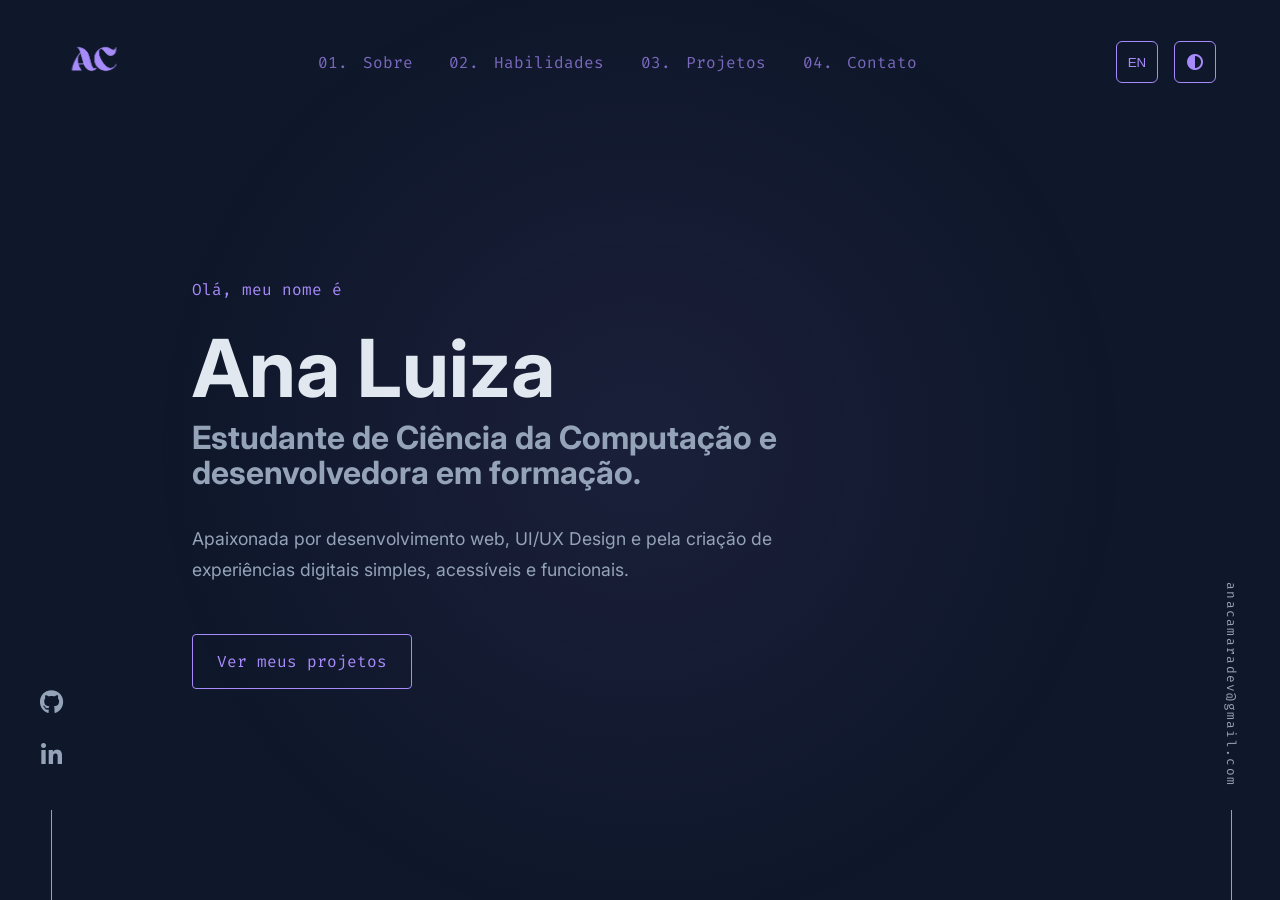
<file: index.html>
<!doctype html>
<html lang="pt-BR">
  <head>
    <meta charset="UTF-8" />
    <meta name="viewport" content="width=device-width, initial-scale=1.0" />
    <meta
      name="description"
      content="Portfólio de Ana Luiza Câmara, estudante de Ciência da Computação com foco em desenvolvimento web, UI/UX Design e tecnologia."
    />
    <title>Ana Luiza Câmara | Portfólio</title>

    <link rel="stylesheet" href="css/style.css" />

    <link rel="preconnect" href="https://fonts.googleapis.com" />
    <link rel="preconnect" href="https://fonts.gstatic.com" crossorigin />

    <link
      href="https://fonts.googleapis.com/css2?family=Inter:wght@100..900&display=swap"
      rel="stylesheet"
    />
    <link
      href="https://fonts.googleapis.com/css2?family=Fira+Code:wght@400;500&display=swap"
      rel="stylesheet"
    />
    <link
      rel="stylesheet"
      href="https://cdnjs.cloudflare.com/ajax/libs/font-awesome/6.5.2/css/all.min.css"
    />
    <link rel="icon" type="image/png" href="assets/images/AC_logo.png" />
  </head>

  <body>
    <div class="social-sidebar">
      <a
        href="https://github.com/anavcamara"
        target="_blank"
        rel="noopener noreferrer"
        aria-label="GitHub de Ana Luiza"
      >
        <i class="fa-brands fa-github" aria-hidden="true"></i>
      </a>

      <a
        href="https://www.linkedin.com/in/analuiza-camara"
        target="_blank"
        rel="noopener noreferrer"
        aria-label="LinkedIn de Ana Luiza"
      >
        <i class="fa-brands fa-linkedin-in" aria-hidden="true"></i>
      </a>
    </div>

    <div class="email-sidebar">
      <a href="mailto:anacamaradev@gmail.com"> anacamaradev@gmail.com </a>
    </div>

    <div class="mouse-glow"></div>

    <header>
      <a href="index.html" class="logo">
        <img src="assets/images/AC_logo.png" alt="Logo de Ana Luiza Câmara" />
      </a>

      <nav>
        <ul>
          <li>
            <a href="sobre.html">
              <span>01.</span>
              <span data-pt="Sobre" data-en="About"> Sobre </span>
            </a>
          </li>

          <li>
            <a href="habilidades.html">
              <span>02.</span>
              <span data-pt="Habilidades" data-en="Skills">Habilidades</span>
            </a>
          </li>

          <li>
            <a href="projetos.html">
              <span>03.</span>
              <span data-pt="Projetos" data-en="Projects">Projetos</span>
            </a>
          </li>

          <li>
            <a href="contato.html">
              <span>04.</span>
              <span data-pt="Contato" data-en="Contact">Contato</span>
            </a>
          </li>
        </ul>
      </nav>

      <div class="header-actions">
        <button id="language-toggle" class="theme-toggle">EN</button>

        <button
          id="theme-toggle"
          class="theme-toggle"
          aria-label="Alternar tema"
        >
          <i class="fa-solid fa-circle-half-stroke"></i>
        </button>
      </div>
    </header>

    <main>
      <section class="hero">
        <p
          class="hero-intro"
          data-pt="Olá, meu nome é"
          data-en="Hi, my name is"
        >
          Olá, meu nome é
        </p>

        <h1>
          <span id="typed-name"></span>
        </h1>

        <h2
          data-pt="Estudante de Ciência da Computação e desenvolvedora em formação."
          data-en="Computer Science student and aspiring developer."
        >
          Estudante de Ciência da Computação e desenvolvedora em formação.
        </h2>

        <p
          class="hero-description"
          data-pt="Apaixonada por desenvolvimento web, UI/UX Design e pela criação de experiências digitais simples, acessíveis e funcionais."
          data-en="Passionate about web development, UI/UX Design, and creating simple, accessible, and functional digital experiences."
        >
          Apaixonada por desenvolvimento web, UI/UX Design e pela criação de
          experiências digitais simples, acessíveis e funcionais.
        </p>

        <a
          href="projetos.html"
          class="cta-button"
          data-pt="Ver meus projetos"
          data-en="View My Projects"
        >
          Ver meus projetos
        </a>
      </section>
    </main>

    <script src="js/script.js"></script>
    <script src="js/translations.js"></script>
  </body>
</html>
</file>
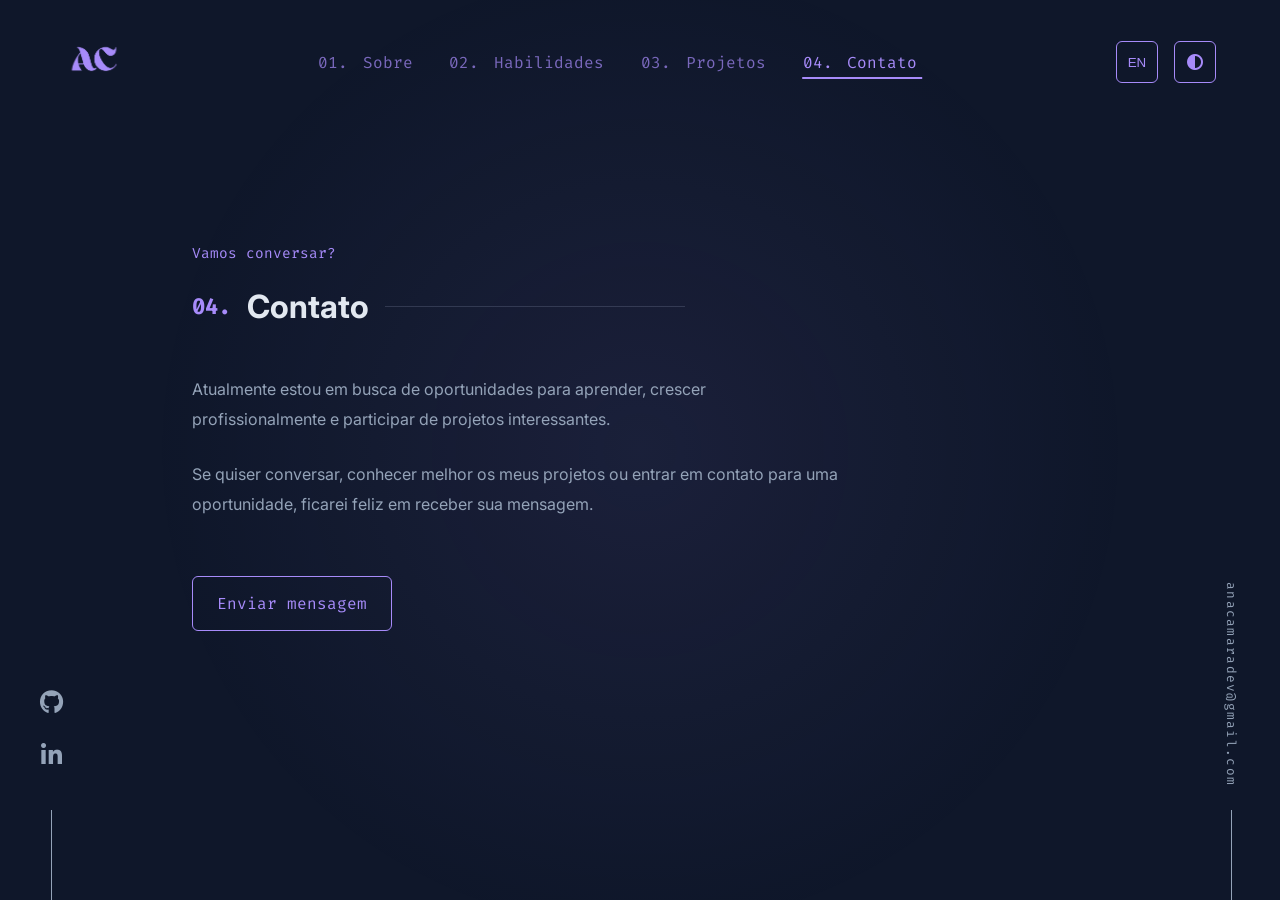
<file: contato.html>
<!doctype html>
<html lang="pt-BR">
  <head>
    <meta charset="UTF-8" />
    <meta name="viewport" content="width=device-width, initial-scale=1.0" />
    <meta
      name="description"
      content="Entre em contato com Ana Luiza Câmara para oportunidades, projetos, networking e conversas sobre tecnologia, desenvolvimento web e UX/UI."
    />
    <title>Contato | Ana Luiza Câmara</title>

    <link rel="stylesheet" href="css/style.css" />

    <link rel="preconnect" href="https://fonts.googleapis.com" />
    <link rel="preconnect" href="https://fonts.gstatic.com" crossorigin />

    <link
      href="https://fonts.googleapis.com/css2?family=Inter:wght@100..900&family=Space+Grotesk:wght@300..700&family=Fira+Code:wght@300..700&display=swap"
      rel="stylesheet"
    />

    <link
      rel="stylesheet"
      href="https://cdnjs.cloudflare.com/ajax/libs/font-awesome/6.5.2/css/all.min.css"
    />
    <link rel="icon" type="image/png" href="assets/images/AC_logo.png" />
  </head>

  <body>
    <div class="social-sidebar">
      <a
        href="https://github.com/anavcamara"
        target="_blank"
        rel="noopener noreferrer"
        aria-label="GitHub de Ana Luiza"
      >
        <i class="fa-brands fa-github" aria-hidden="true"></i>
      </a>

      <a
        href="https://www.linkedin.com/in/analuiza-camara"
        target="_blank"
        rel="noopener noreferrer"
        aria-label="LinkedIn de Ana Luiza"
      >
        <i class="fa-brands fa-linkedin-in" aria-hidden="true"></i>
      </a>
    </div>

    <div class="email-sidebar">
      <a href="mailto:anacamaradev@gmail.com"> anacamaradev@gmail.com </a>
    </div>

    <header>
      <a href="index.html" class="logo">
        <img src="assets/images/AC_logo.png" alt="Logo de Ana Luiza Câmara" />
      </a>

      <nav>
        <ul>
          <li>
            <a href="sobre.html">
              <span>01.</span>
              <span data-pt="Sobre" data-en="About"> Sobre </span>
            </a>
          </li>

          <li>
            <a href="habilidades.html">
              <span>02.</span>
              <span data-pt="Habilidades" data-en="Skills"> Habilidades </span>
            </a>
          </li>

          <li>
            <a href="projetos.html">
              <span>03.</span>
              <span data-pt="Projetos" data-en="Projects"> Projetos </span>
            </a>
          </li>

          <li>
            <a href="contato.html" class="active">
              <span>04.</span>
              <span data-pt="Contato" data-en="Contact"> Contato </span>
            </a>
          </li>
        </ul>
      </nav>

      <div class="header-actions">
        <button id="language-toggle" class="theme-toggle">EN</button>

        <button
          id="theme-toggle"
          class="theme-toggle"
          aria-label="Alternar tema"
        >
          <i class="fa-solid fa-circle-half-stroke"></i>
        </button>
      </div>
    </header>

    <main>
      <section class="contact">
        <p class="intro" data-pt="Vamos conversar?" data-en="Let's Talk?">
          Vamos conversar?
        </p>

        <h1 class="section-title">
          <span>04.</span>
          <strong class="title-text" data-pt="Contato" data-en="Contact">
            Contato
          </strong>
        </h1>

        <p
          class="contact-text"
          data-pt="Atualmente estou em busca de oportunidades para aprender, crescer profissionalmente e participar de projetos interessantes."
          data-en="I'm currently looking for opportunities to learn, grow professionally, and contribute to meaningful projects."
        >
          Atualmente estou em busca de oportunidades para aprender, crescer
          profissionalmente e participar de projetos interessantes.
        </p>

        <p
          class="contact-text"
          data-pt="Se quiser conversar, conhecer melhor os meus projetos ou entrar em contato para uma oportunidade, ficarei feliz em receber sua mensagem."
          data-en="If you'd like to chat, learn more about my projects, or discuss an opportunity, I'd be happy to hear from you."
        >
          Se quiser conversar, conhecer melhor os meus projetos ou entrar em
          contato para uma oportunidade, ficarei feliz em receber sua mensagem.
        </p>

        <a
          href="mailto:anacamaradev@gmail.com"
          class="contact-button"
          data-pt="Enviar mensagem"
          data-en="Send Message"
        >
          Enviar mensagem
        </a>
      </section>
    </main>
    <script src="js/script.js"></script>
    <script src="js/translations.js"></script>
  </body>
</html>
</file>
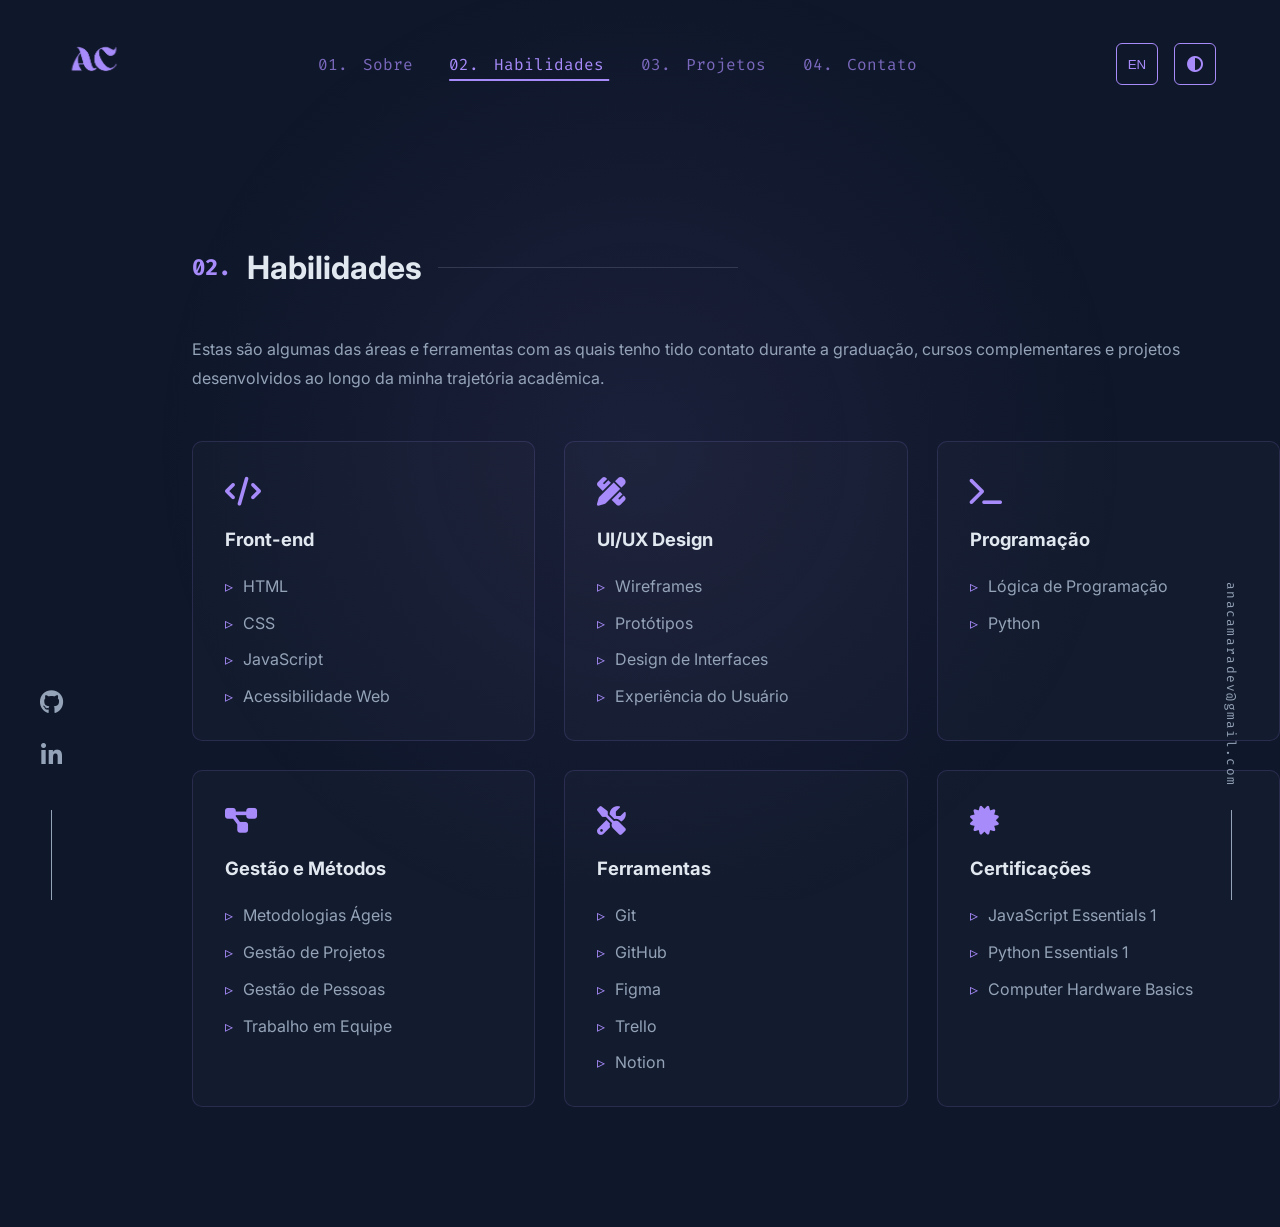
<file: habilidades.html>
<!doctype html>
<html lang="pt-BR">
  <head>
    <meta charset="UTF-8" />
    <meta name="viewport" content="width=device-width, initial-scale=1.0" />

    <title>Habilidades | Ana Luiza Câmara</title>

    <link rel="stylesheet" href="css/style.css" />

    <link rel="icon" href="assets/favicon.png" />

    <link rel="preconnect" href="https://fonts.googleapis.com" />
    <link rel="preconnect" href="https://fonts.gstatic.com" crossorigin />

    <link
      href="https://fonts.googleapis.com/css2?family=Inter:wght@100..900&family=Space+Grotesk:wght@300..700&family=Fira+Code:wght@300..700&display=swap"
      rel="stylesheet"
    />

    <link
      rel="stylesheet"
      href="https://cdnjs.cloudflare.com/ajax/libs/font-awesome/6.5.2/css/all.min.css"
    />
    <link rel="icon" type="image/png" href="assets/images/AC_logo.png" />
  </head>

  <body>
    <div class="social-sidebar">
      <a href="https://github.com/anavcamara" target="_blank">
        <i class="fa-brands fa-github"></i>
      </a>

      <a href="https://www.linkedin.com/in/analuiza-camara" target="_blank">
        <i class="fa-brands fa-linkedin-in"></i>
      </a>
    </div>

    <div class="email-sidebar">
      <a href="mailto:anacamaradev@gmail.com"> anacamaradev@gmail.com </a>
    </div>

    <header>
      <div class="logo">
        <a href="index.html">
          <img src="assets/images/AC_logo.png" alt="logo" />
        </a>
      </div>

      <nav>
        <ul>
          <li>
            <a href="sobre.html">
              <span>01.</span>
              <span data-pt="Sobre" data-en="About">Sobre</span>
            </a>
          </li>

          <li>
            <a href="habilidades.html" class="active">
              <span>02.</span>
              <span data-pt="Habilidades" data-en="Skills">Habilidades</span>
            </a>
          </li>

          <li>
            <a href="projetos.html">
              <span>03.</span>
              <span data-pt="Projetos" data-en="Projects">Projetos</span>
            </a>
          </li>

          <li>
            <a href="contato.html">
              <span>04.</span>
              <span data-pt="Contato" data-en="Contact">Contato</span>
            </a>
          </li>
        </ul>
      </nav>

      <div class="header-actions">
        <button id="language-toggle" class="theme-toggle">EN</button>

        <button id="theme-toggle" class="theme-toggle">
          <i class="fa-solid fa-circle-half-stroke"></i>
        </button>
      </div>
    </header>
    <main>
      <section class="projects">
        <h1 class="section-title">
          <span>02.</span>
          <strong class="title-text" data-pt="Habilidades" data-en="Skills">
            Habilidades
          </strong>
        </h1>

        <p
          class="skills-intro"
          data-pt="Estas são algumas das áreas e ferramentas com as quais tenho tido contato durante a graduação, cursos complementares e projetos desenvolvidos ao longo da minha trajetória acadêmica."
          data-en="These are some of the areas and tools I have worked with throughout my degree, complementary courses, and projects developed during my academic journey."
        >
          Estas são algumas das áreas e ferramentas com as quais tenho tido
          contato durante a graduação, cursos complementares e projetos
          desenvolvidos ao longo da minha trajetória acadêmica.
        </p>

        <div class="skills-grid">
          <div class="skill-card">
            <div class="skill-icon">
              <i class="fa-solid fa-code"></i>
            </div>

            <h2 data-pt="Front-end" data-en="Front-end">Front-end</h2>

            <ul>
              <li>HTML</li>
              <li>CSS</li>
              <li>JavaScript</li>
              <li data-pt="Acessibilidade Web" data-en="Web Accessibility">
                Acessibilidade Web
              </li>
            </ul>
          </div>

          <div class="skill-card">
            <div class="skill-icon">
              <i class="fa-solid fa-pen-ruler"></i>
            </div>

            <h2 data-pt="UI/UX Design" data-en="UI/UX Design">UI/UX Design</h2>

            <ul>
              <li data-pt="Wireframes" data-en="Wireframes">Wireframes</li>

              <li data-pt="Protótipos" data-en="Prototypes">Protótipos</li>

              <li data-pt="Design de Interfaces" data-en="Interface Design">
                Design de Interfaces
              </li>

              <li data-pt="Experiência do Usuário" data-en="User Experience">
                Experiência do Usuário
              </li>
            </ul>
          </div>

          <div class="skill-card">
            <div class="skill-icon">
              <i class="fa-solid fa-terminal"></i>
            </div>

            <h2 data-pt="Programação" data-en="Programming">Programação</h2>

            <ul>
              <li data-pt="Lógica de Programação" data-en="Programming Logic">
                Lógica de Programação
              </li>
              <li data-pt="Python" data-en="Python">Python</li>
            </ul>
          </div>

          <div class="skill-card">
            <div class="skill-icon">
              <i class="fa-solid fa-diagram-project"></i>
            </div>

            <h2 data-pt="Gestão e Métodos" data-en="Management & Methods">
              Gestão e Métodos
            </h2>

            <ul>
              <li data-pt="Metodologias Ágeis" data-en="Agile Methodologies">
                Metodologias Ágeis
              </li>

              <li data-pt="Gestão de Projetos" data-en="Project Management">
                Gestão de Projetos
              </li>

              <li data-pt="Gestão de Pessoas" data-en="People Management">
                Gestão de Pessoas
              </li>

              <li data-pt="Trabalho em Equipe" data-en="Teamwork">
                Trabalho em Equipe
              </li>
            </ul>
          </div>

          <div class="skill-card">
            <div class="skill-icon">
              <i class="fa-solid fa-screwdriver-wrench"></i>
            </div>

            <h2 data-pt="Ferramentas" data-en="Tools">Ferramentas</h2>

            <ul>
              <li>Git</li>
              <li>GitHub</li>
              <li>Figma</li>
              <li>Trello</li>
              <li>Notion</li>
            </ul>
          </div>

          <div class="skill-card">
            <div class="skill-icon">
              <i class="fa-solid fa-certificate"></i>
            </div>

            <h2 data-pt="Certificações" data-en="Certifications">
              Certificações
            </h2>

            <ul>
              <li>JavaScript Essentials 1</li>
              <li>Python Essentials 1</li>
              <li>Computer Hardware Basics</li>
            </ul>
          </div>
        </div>
      </section>
    </main>
    <script src="js/script.js"></script>
    <script src="js/translations.js"></script>
  </body>
</html>
</file>
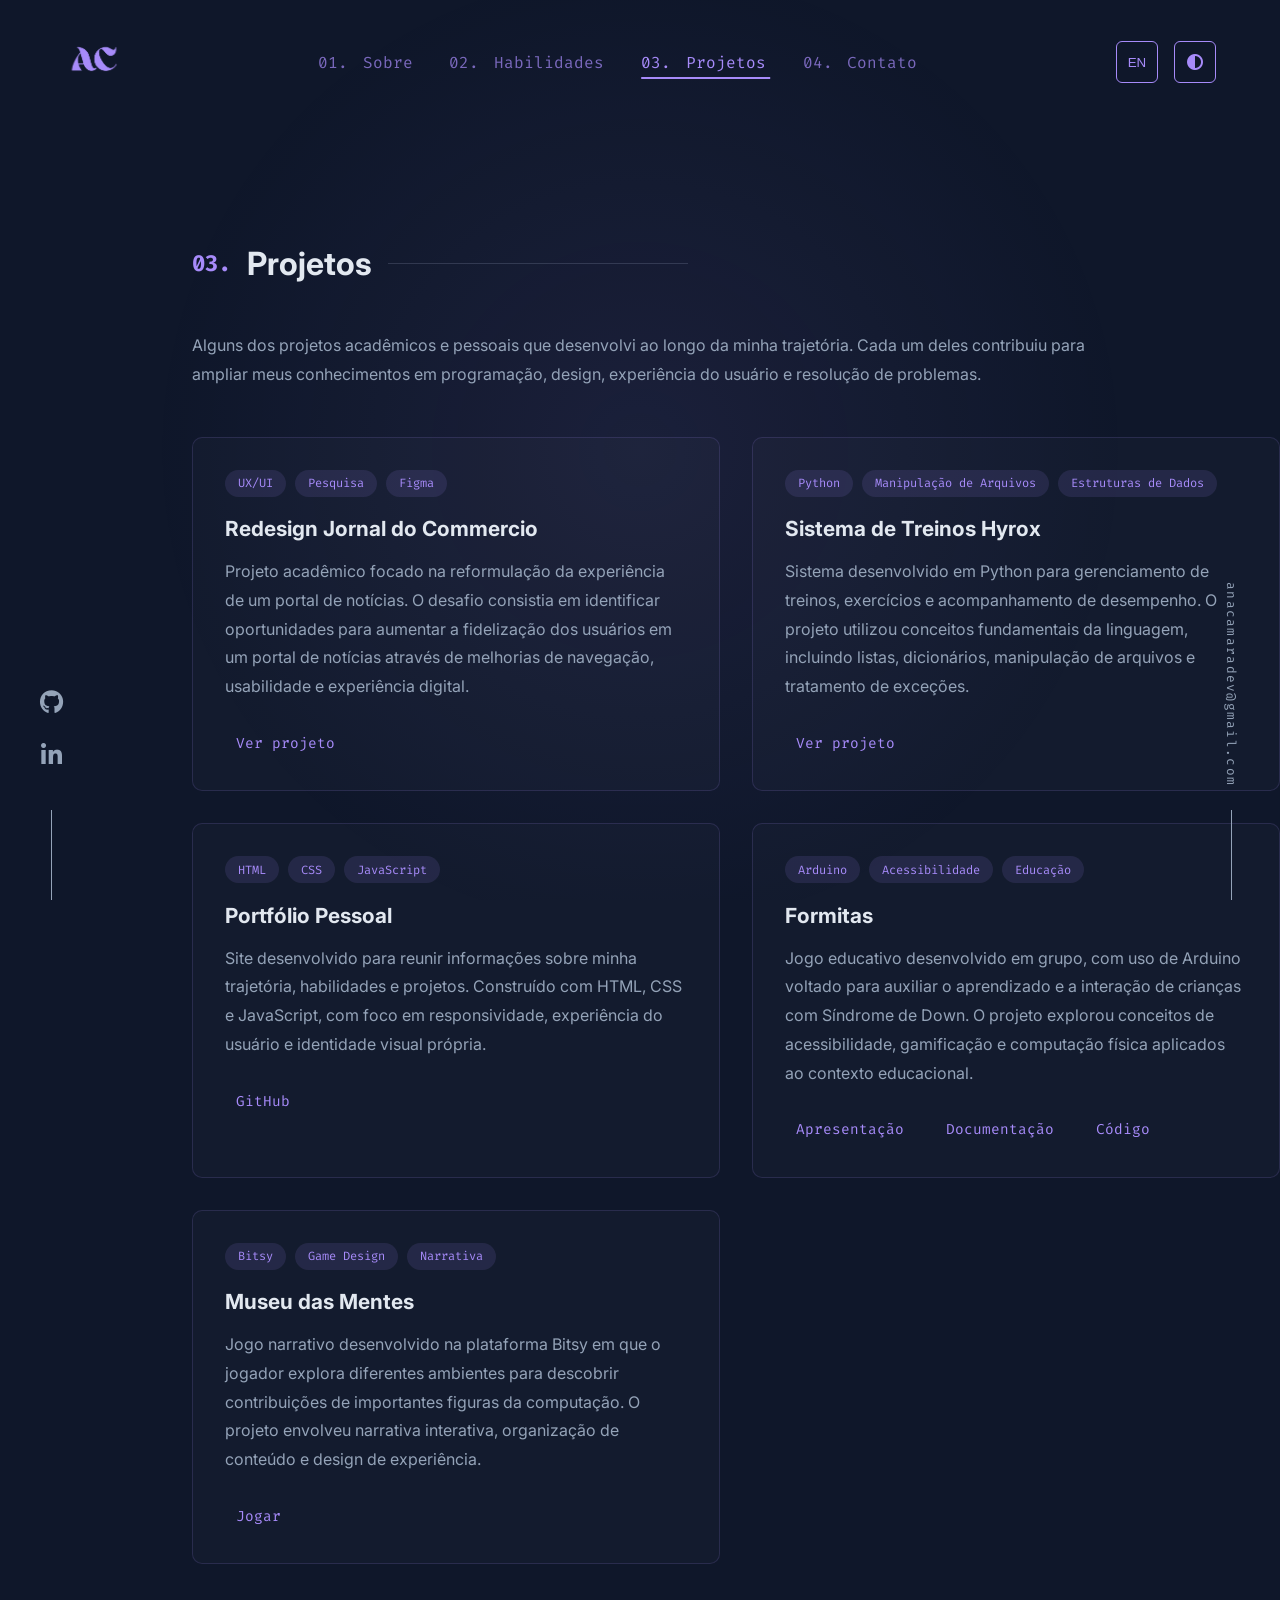
<file: projetos.html>
<!doctype html>
<html lang="pt-BR">
  <head>
    <meta charset="UTF-8" />
    <meta name="viewport" content="width=device-width, initial-scale=1.0" />
    <meta
      name="description"
      content="Projetos acadêmicos e pessoais desenvolvidos por Ana Luiza Câmara envolvendo desenvolvimento web, UX/UI Design, Python, Arduino e design de experiências digitais."
    />
    <title>Projetos | Ana Luiza Câmara</title>

    <link rel="stylesheet" href="css/style.css" />

    <link rel="preconnect" href="https://fonts.googleapis.com" />
    <link rel="preconnect" href="https://fonts.gstatic.com" crossorigin />

    <link
      href="https://fonts.googleapis.com/css2?family=Inter:wght@100..900&family=Space+Grotesk:wght@300..700&family=Fira+Code:wght@300..700&display=swap"
      rel="stylesheet"
    />

    <link
      rel="stylesheet"
      href="https://cdnjs.cloudflare.com/ajax/libs/font-awesome/6.5.2/css/all.min.css"
    />
    <link rel="icon" type="image/png" href="assets/images/AC_logo.png" />
  </head>

  <body>
    <div class="social-sidebar">
      <a
        href="https://github.com/anavcamara"
        target="_blank"
        rel="noopener noreferrer"
        aria-label="GitHub de Ana Luiza"
      >
        <i class="fa-brands fa-github" aria-hidden="true"></i>
      </a>

      <a
        href="https://www.linkedin.com/in/analuiza-camara"
        target="_blank"
        rel="noopener noreferrer"
        aria-label="LinkedIn de Ana Luiza"
      >
        <i class="fa-brands fa-linkedin-in" aria-hidden="true"></i>
      </a>
    </div>

    <div class="email-sidebar">
      <a href="mailto:anacamaradev@gmail.com"> anacamaradev@gmail.com </a>
    </div>

    <header>
      <a href="index.html" class="logo">
        <img src="assets/images/AC_logo.png" alt="Logo de Ana Luiza Câmara" />
      </a>

      <nav>
        <ul>
          <li>
            <a href="sobre.html">
              <span>01.</span>
              <span data-pt="Sobre" data-en="About">Sobre</span>
            </a>
          </li>

          <li>
            <a href="habilidades.html">
              <span>02.</span>
              <span data-pt="Habilidades" data-en="Skills">Habilidades</span>
            </a>
          </li>

          <li>
            <a href="projetos.html" class="active">
              <span>03.</span>
              <span data-pt="Projetos" data-en="Projects">Projetos</span>
            </a>
          </li>

          <li>
            <a href="contato.html">
              <span>04.</span>
              <span data-pt="Contato" data-en="Contact">Contato</span>
            </a>
          </li>
        </ul>
      </nav>

      <div class="header-actions">
        <button id="language-toggle" class="theme-toggle">EN</button>

        <button id="theme-toggle" class="theme-toggle">
          <i class="fa-solid fa-circle-half-stroke"></i>
        </button>
      </div>
    </header>

    <main>
      <section class="projects">
        <h1 class="section-title">
          <span>03.</span>
          <strong class="title-text" data-pt="Projetos" data-en="Projects">
            Projetos
          </strong>
        </h1>

        <p
          class="projects-intro"
          data-pt="Alguns dos projetos acadêmicos e pessoais que desenvolvi ao longo da minha trajetória. Cada um deles contribuiu para ampliar meus conhecimentos em programação, design, experiência do usuário e resolução de problemas."
          data-en="Some of the academic and personal projects I have developed throughout my journey. Each one helped me expand my knowledge of programming, design, user experience, and problem-solving."
        >
          Alguns dos projetos acadêmicos e pessoais que desenvolvi ao longo da
          minha trajetória. Cada um deles contribuiu para ampliar meus
          conhecimentos em programação, design, experiência do usuário e
          resolução de problemas.
        </p>

        <div class="projects-grid">
          <!-- Projeto 1 -->

          <article class="project-card">
            <div class="project-tags">
              <span>UX/UI</span>
              <span data-pt="Pesquisa" data-en="Research">Pesquisa</span>
              <span>Figma</span>
            </div>

            <h2
              data-pt="Redesign Jornal do Commercio"
              data-en="Jornal do Commercio Redesign"
            >
              Redesign Jornal do Commercio
            </h2>

            <p
              data-pt="Projeto acadêmico focado na reformulação da experiência de um portal de notícias. O desafio consistia em identificar oportunidades para aumentar a fidelização dos usuários em um portal de notícias através de melhorias de navegação, usabilidade e experiência digital."
              data-en="Academic project focused on redesigning the experience of a news portal. The challenge was to identify opportunities to increase user retention through improvements in navigation, usability, and overall digital experience."
            >
              Projeto acadêmico focado na reformulação da experiência de um
              portal de notícias. O desafio consistia em identificar
              oportunidades para aumentar a fidelização dos usuários em um
              portal de notícias através de melhorias de navegação, usabilidade
              e experiência digital.
            </p>

            <div class="project-links">
              <a
                href="https://www.figma.com/design/2Ub8KMdWA8ALgGE4Ls7K8a/Layout-das-principais-telas---Wireframes-de-Alta-fidelidade---G15?node-id=300-180&t=n63OTb9y7KvRdfu7-0"
                target="_blank"
                rel="noopener noreferrer"
                data-pt="Ver projeto"
                data-en="View Project"
                >Ver projeto
              </a>
            </div>
          </article>

          <!-- Projeto 2 -->

          <article class="project-card">
            <div class="project-tags">
              <span>Python</span>
              <span data-pt="Manipulação de Arquivos" data-en="File Handling">
                Manipulação de Arquivos
              </span>

              <span data-pt="Estruturas de Dados" data-en="Data Structures">
                Estruturas de Dados
              </span>
            </div>

            <h2
              data-pt="Sistema de Treinos Hyrox"
              data-en="Hyrox Training System"
            >
              Sistema de Treinos Hyrox
            </h2>

            <p
              data-pt="Sistema desenvolvido em Python para gerenciamento de treinos, exercícios e acompanhamento de desempenho. O projeto utilizou conceitos fundamentais da linguagem, incluindo listas, dicionários, manipulação de arquivos e tratamento de exceções."
              data-en="Python-based system developed for managing workouts, exercises, and performance tracking. The project used fundamental programming concepts such as lists, dictionaries, file handling, and exception management."
            >
              Sistema desenvolvido em Python para gerenciamento de treinos,
              exercícios e acompanhamento de desempenho. O projeto utilizou
              conceitos fundamentais da linguagem, incluindo listas,
              dicionários, manipulação de arquivos e tratamento de exceções.
            </p>

            <div class="project-links">
              <a
                href="https://github.com/anavcamara/Sistema-de-Treinos-Hyrox"
                target="_blank"
                rel="noopener noreferrer"
                data-pt="Ver projeto"
                data-en="View Project"
              >
                Ver projeto
              </a>
            </div>
          </article>

          <!-- Projeto 3 -->

          <article class="project-card">
            <div class="project-tags">
              <span>HTML</span>
              <span>CSS</span>
              <span>JavaScript</span>
            </div>

            <h2 data-pt="Portfólio Pessoal" data-en="Personal Portfolio">
              Portfólio Pessoal
            </h2>

            <p
              data-pt="Site desenvolvido para reunir informações sobre minha trajetória, habilidades e projetos. Construído com HTML, CSS e JavaScript, com foco em responsividade, experiência do usuário e identidade visual própria."
              data-en="Website created to showcase my background, skills, and projects. Built with HTML, CSS, and JavaScript, focusing on responsiveness, user experience, and a unique visual identity."
            >
              Site desenvolvido para reunir informações sobre minha trajetória,
              habilidades e projetos. Construído com HTML, CSS e JavaScript, com
              foco em responsividade, experiência do usuário e identidade visual
              própria.
            </p>

            <div class="project-links">
              <a
                href="https://github.com/anavcamara/portfolio-pessoal"
                target="_blank"
                rel="noopener noreferrer"
                data-pt="GitHub"
                data-en="GitHub"
              >
                GitHub
              </a>
            </div>
          </article>

          <!-- Projeto 4 -->

          <article class="project-card">
            <div class="project-tags">
              <span>Arduino</span>
              <span data-pt="Acessibilidade" data-en="Accessibility">
                Acessibilidade
              </span>

              <span data-pt="Educação" data-en="Education"> Educação </span>
            </div>

            <h2>Formitas</h2>

            <p
              data-pt="Jogo educativo desenvolvido em grupo, com uso de Arduino voltado para auxiliar o aprendizado e a interação de crianças com Síndrome de Down. O projeto explorou conceitos de acessibilidade, gamificação e computação física aplicados ao contexto educacional."
              data-en="Educational game developed as a team project using Arduino to support learning and interaction for children with Down syndrome. The project explored accessibility, gamification, and physical computing concepts in an educational context."
            >
              Jogo educativo desenvolvido em grupo, com uso de Arduino voltado
              para auxiliar o aprendizado e a interação de crianças com Síndrome
              de Down. O projeto explorou conceitos de acessibilidade,
              gamificação e computação física aplicados ao contexto educacional.
            </p>

            <div class="project-links">
              <a
                href="assets/FORMITAS_GUIA.pdf"
                target="_blank"
                rel="noopener noreferrer"
                data-pt="Apresentação"
                data-en="Presentation"
              >
                Apresentação
              </a>

              <a
                href="assets/Formitas_apresentacao.pdf"
                target="_blank"
                rel="noopener noreferrer"
                data-pt="Documentação"
                data-en="Documentation"
              >
                Documentação
              </a>

              <a
                href="https://github.com/sophiabritoa/FORMITAS"
                target="_blank"
                rel="noopener noreferrer"
                data-pt="Código"
                data-en="Code"
              >
                Código
              </a>
            </div>
          </article>

          <article class="project-card">
            <div class="project-tags">
              <span>Bitsy</span>
              <span>Game Design</span>
              <span data-pt="Narrativa" data-en="Narrative">Narrativa</span>
            </div>

            <h2>Museu das Mentes</h2>

            <p
              data-pt="Jogo narrativo desenvolvido na plataforma Bitsy em que o jogador explora diferentes ambientes para descobrir contribuições de importantes figuras da computação. O projeto envolveu narrativa interativa, organização de conteúdo e design de experiência."
              data-en="Narrative game developed with Bitsy where players explore different environments to discover the contributions of important figures in computing. The project involved interactive storytelling, content organization, and experience design."
            >
              Jogo narrativo desenvolvido na plataforma Bitsy em que o jogador
              explora diferentes ambientes para descobrir contribuições de
              importantes figuras da computação. O projeto envolveu narrativa
              interativa, organização de conteúdo e design de experiência.
            </p>

            <div class="project-links">
              <a
                href="https://laismoura.itch.io/museu-das-mentes"
                target="_blank"
                rel="noopener noreferrer"
                data-pt="Jogar"
                data-en="Play"
              >
                Jogar
              </a>
            </div>
          </article>
        </div>
      </section>
    </main>
    <script src="js/script.js"></script>
    <script src="js/translations.js"></script>
  </body>
</html>
</file>
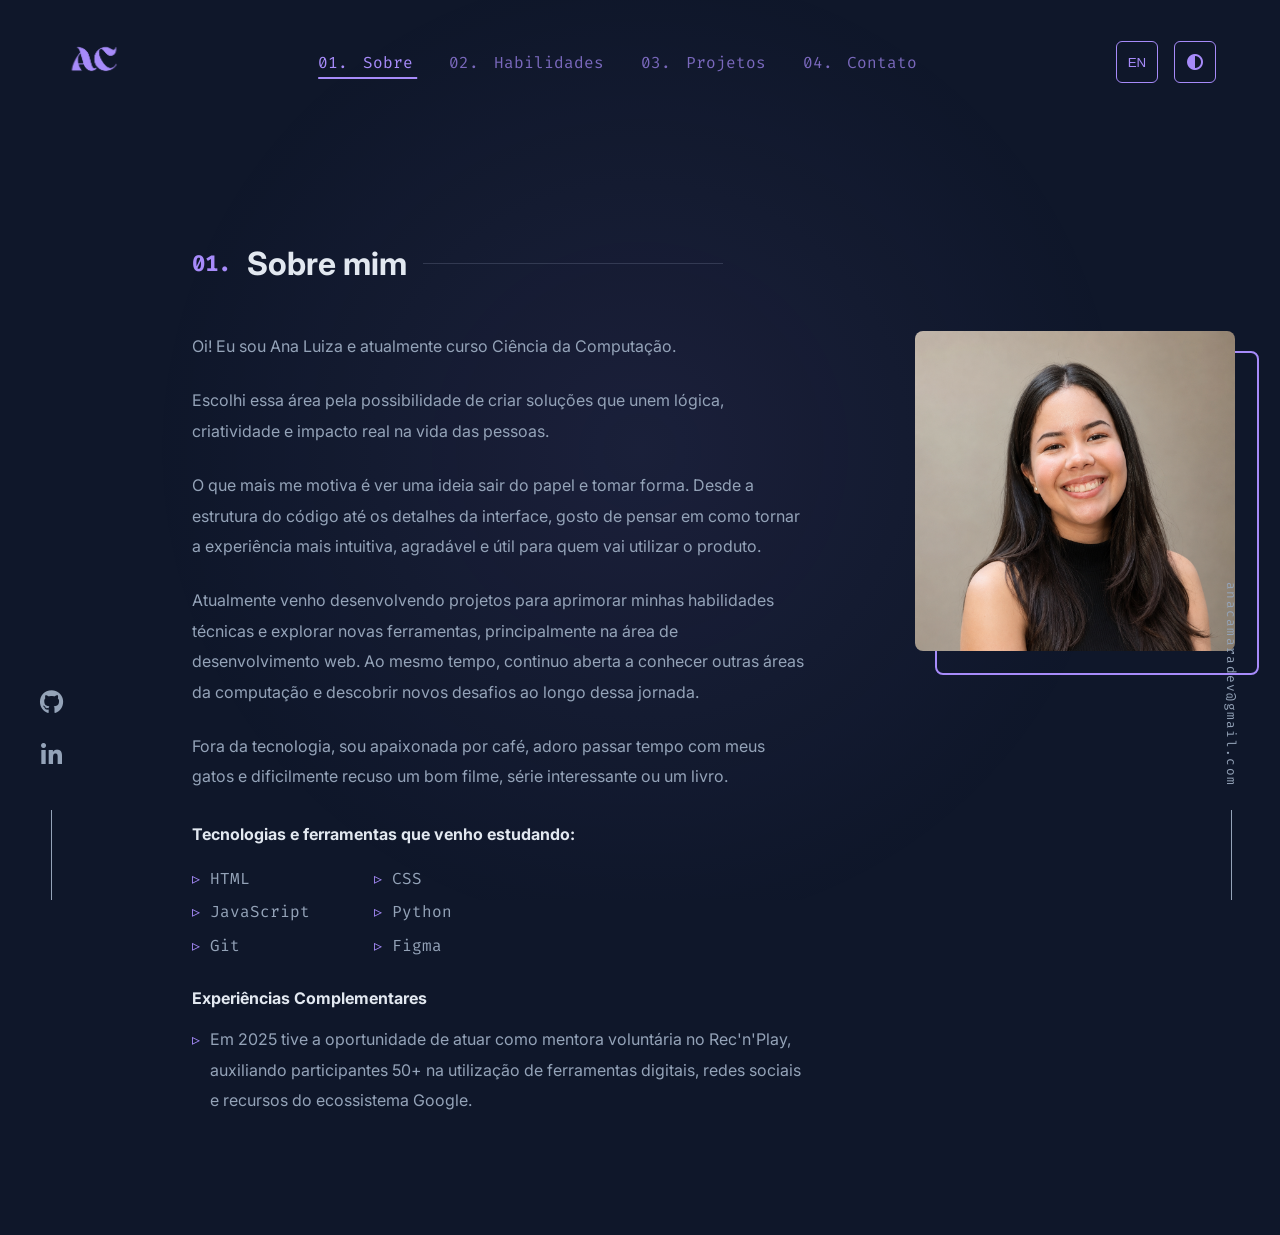
<file: sobre.html>
<!doctype html>
<html lang="pt-BR">
  <head>
    <meta charset="UTF-8" />
    <meta name="viewport" content="width=device-width, initial-scale=1.0" />

    <title>Sobre | Ana Luiza Câmara</title>

    <link rel="stylesheet" href="css/style.css" />

    <link rel="preconnect" href="https://fonts.googleapis.com" />
    <link rel="preconnect" href="https://fonts.gstatic.com" crossorigin />

    <link
      href="https://fonts.googleapis.com/css2?family=Inter:wght@100..900&family=Space+Grotesk:wght@300..700&family=Fira+Code:wght@300..700&display=swap"
      rel="stylesheet"
    />

    <link
      rel="stylesheet"
      href="https://cdnjs.cloudflare.com/ajax/libs/font-awesome/6.5.2/css/all.min.css"
    />
    <link rel="icon" type="image/png" href="assets/images/AC_logo.png" />
  </head>

  <body>
    <div class="social-sidebar">
      <a
        href="https://github.com/anavcamara"
        target="_blank"
        rel="noopener noreferrer"
        aria-label="GitHub de Ana Luiza"
      >
        <i class="fa-brands fa-github" aria-hidden="true"></i>
      </a>

      <a
        href="https://www.linkedin.com/in/analuiza-camara"
        target="_blank"
        rel="noopener noreferrer"
        aria-label="LinkedIn de Ana Luiza"
      >
        <i class="fa-brands fa-linkedin-in" aria-hidden="true"></i>
      </a>
    </div>

    <div class="email-sidebar">
      <a href="mailto:anacamaradev@gmail.com"> anacamaradev@gmail.com </a>
    </div>

    <header>
      <a href="index.html" class="logo">
        <img src="assets/images/AC_logo.png" alt="Logo de Ana Luiza Câmara" />
      </a>

      <nav>
        <ul>
          <li>
            <a href="sobre.html" class="active">
              <span>01.</span>
              <span data-pt="Sobre" data-en="About">Sobre</span>
            </a>
          </li>

          <li>
            <a href="habilidades.html">
              <span>02.</span>
              <span data-pt="Habilidades" data-en="Skills">Habilidades</span>
            </a>
          </li>

          <li>
            <a href="projetos.html">
              <span>03.</span>
              <span data-pt="Projetos" data-en="Projects">Projetos</span>
            </a>
          </li>

          <li>
            <a href="contato.html">
              <span>04.</span>
              <span data-pt="Contato" data-en="Contact">Contato</span>
            </a>
          </li>
        </ul>
      </nav>

      <div class="header-actions">
        <button id="language-toggle" class="theme-toggle">EN</button>

        <button
          id="theme-toggle"
          class="theme-toggle"
          aria-label="Alternar tema"
        >
          <i class="fa-solid fa-circle-half-stroke"></i>
        </button>
      </div>
    </header>
    <main>
      <section class="about">
        <h1 class="section-title">
          <span>01.</span>
          <strong class="title-text" data-pt="Sobre mim" data-en="About Me">
            Sobre mim
          </strong>
        </h1>

        <div class="about-content">
          <div class="about-text">
            <p
              data-pt="Oi! Eu sou Ana Luiza e atualmente curso Ciência da Computação."
              data-en="Hi! I'm Ana Luiza and I'm currently pursuing a degree in Computer Science."
            >
              Oi! Eu sou Ana Luiza e atualmente curso Ciência da Computação.
            </p>

            <p
              data-pt="Escolhi essa área pela possibilidade de criar soluções que unem lógica, criatividade e impacto real na vida das pessoas."
              data-en="I chose this field because it allows me to create solutions that combine logic, creativity, and real-world impact."
            >
              Escolhi essa área pela possibilidade de criar soluções que unem
              lógica, criatividade e impacto real na vida das pessoas.
            </p>

            <p
              data-pt="O que mais me motiva é ver uma ideia sair do papel e tomar forma. Desde a estrutura do código até os detalhes da interface, gosto de pensar em como tornar a experiência mais intuitiva, agradável e útil para quem vai utilizar o produto."
              data-en="What motivates me the most is seeing an idea come to life. From the code structure to the interface details, I enjoy thinking about how to make the user experience more intuitive, enjoyable, and useful."
            >
              O que mais me motiva é ver uma ideia sair do papel e tomar forma.
              Desde a estrutura do código até os detalhes da interface, gosto de
              pensar em como tornar a experiência mais intuitiva, agradável e
              útil para quem vai utilizar o produto.
            </p>

            <p
              data-pt="Atualmente venho desenvolvendo projetos para aprimorar minhas habilidades técnicas e explorar novas ferramentas, principalmente na área de desenvolvimento web. Ao mesmo tempo, continuo aberta a conhecer outras áreas da computação e descobrir novos desafios ao longo dessa jornada."
              data-en="I am currently developing projects to improve my technical skills and explore new tools, especially in web development. At the same time, I remain open to discovering other areas of computer science and taking on new challenges throughout my journey."
            >
              Atualmente venho desenvolvendo projetos para aprimorar minhas
              habilidades técnicas e explorar novas ferramentas, principalmente
              na área de desenvolvimento web. Ao mesmo tempo, continuo aberta a
              conhecer outras áreas da computação e descobrir novos desafios ao
              longo dessa jornada.
            </p>

            <p
              data-pt="Fora da tecnologia, sou apaixonada por café, adoro passar tempo com meus gatos e dificilmente recuso um bom filme, série interessante ou um livro."
              data-en="Outside of technology, I am passionate about coffee, love spending time with my cats, and rarely turn down a good movie, an interesting TV series, or a book."
            >
              Fora da tecnologia, sou apaixonada por café, adoro passar tempo
              com meus gatos e dificilmente recuso um bom filme, série
              interessante ou um livro.
            </p>

            <h2
              data-pt="Tecnologias e ferramentas que venho estudando:"
              data-en="Technologies and tools I'm currently learning:"
            >
              Tecnologias e ferramentas que venho estudando:
            </h2>

            <ul class="tech-list">
              <li>HTML</li>
              <li>CSS</li>
              <li>JavaScript</li>
              <li>Python</li>
              <li>Git</li>
              <li>Figma</li>
            </ul>

            <h2
              data-pt="Experiências Complementares"
              data-en="Additional Experience"
            >
              Experiências Complementares
            </h2>

            <ul class="mentor_text">
              <li
                data-pt="Em 2025 tive a oportunidade de atuar como mentora voluntária no Rec'n'Play, auxiliando participantes 50+ na utilização de ferramentas digitais, redes sociais e recursos do ecossistema Google."
                data-en="In 2025, I had the opportunity to work as a volunteer mentor at Rec'n'Play, helping participants aged 50+ use digital tools, social media platforms, and Google ecosystem resources."
              >
                Em 2025 tive a oportunidade de atuar como mentora voluntária no
                Rec'n'Play, auxiliando participantes 50+ na utilização de
                ferramentas digitais, redes sociais e recursos do ecossistema
                Google.
              </li>
            </ul>
          </div>

          <div class="about-visual">
            <div class="profile-photo">
              <img
                src="assets/images/Foto_Perfil_Profissional.png"
                alt="Foto de Ana Luiza"
              />
            </div>
          </div>
        </div>
      </section>
    </main>

    <script src="js/script.js"></script>
    <script src="js/translations.js"></script>
  </body>
</html>
</file>
<file: css/style.css>
:root {
    /* Tema escuro (padrão) */

    --bg: #0f172a;
    --bg-secondary: #1e293b;

    --text: #e2e8f0;
    --text-secondary: #94a3b8;

    --accent: #a78bfa;

    --mouse-x: 50vw;
    --mouse-y: 50vh;
}

body.light-mode {

    --bg: #f8fafc;
    --bg-secondary: #e2e8f0;

    --text: #1e293b;
    --text-secondary: #64748b;

    --accent: #7c3aed;
}

.intro {
    font-family: "Fira Code", monospace;
    color: var(--accent);
    font-size: 0.9rem;
    margin-bottom: 1.5rem;
}

* {
    margin: 0;
    padding: 0;
    box-sizing: border-box;
}

html {
    scroll-behavior: smooth;
}

body {
    background-color: var(--bg);
    color: var(--text);
    font-family: "Inter", sans-serif;
    min-height: 100vh;
    opacity: 1;
    transition: opacity 0.2s ease;
}

a {
    text-decoration: none;
    color: inherit;
}

ul {
    list-style: none;
}

header {
    display: flex;
    justify-content: space-between;
    align-items: center;
    padding: 2rem 4rem;
}

.logo {
    display: flex;
    align-items: center;
}

.logo img {
    width: 60px;
    height: auto;
}

nav ul {
    display: flex;
    gap: 2rem;
    font-family: "Fira Code", monospace;
}

nav a {
    position: relative;
    text-decoration: none;
    color: var(--text-secondary);
    transition: color 0.3s ease;
}

nav a span {
    color: var(--accent);
    margin-right: 0.3rem;
}

nav a:hover {
    color: var(--text);
}

nav a:hover::after {
    width: 100%;
}

nav a::after {
    content: "";
    position: absolute;
    left: 50%;
    bottom: -6px;
    width: 0;
    height: 1.5px;
    background: var(--accent);
    transform: translateX(-50%);
    transition:
        width 0.25s cubic-bezier(0.4, 0, 0.2, 1);
}

.hero {
    width: 70%;
    max-width: 750px;
    min-height: 80vh;
    display: flex;
    flex-direction: column;
    justify-content: center;
    margin-left: 15%;
}

.hero-intro {
    margin-bottom: 1.5rem;
    font-size: 1rem;
    font-family: "Fira Code", monospace;
    color: var(--accent);
}

.hero h1 {
    font-size: clamp(3.5rem, 7vw, 5rem);
    line-height: 1.1;
    margin-bottom: 0.5rem;
}

.hero h2 {
    font-size: clamp(2rem, 3vw, 2rem);
    line-height: 1.1;
    color: var(--text-secondary);
    margin-bottom: 2rem;
    max-width: 900px;
}

.hero-description {
    max-width: 620px;
    color: var(--text-secondary);
    font-size: 1.1rem;
    line-height: 1.8;
    margin-bottom: 3rem;
}

.cta-button {
    display: inline-block;
    width: fit-content;
    border: 1px solid var(--accent);
    color: var(--accent);
    padding: 1rem 1.5rem;
    border-radius: 4px;
    transition: 0.3s;
    font-family: "Fira Code", monospace;
}

.cta-button:hover {
    background-color: color-mix(
    in srgb,
    var(--accent) 15%,
    transparent
    );
}

header,
main,
aside {
    position: relative;
    z-index: 1;
}

body::before {
    content: "";
    position: fixed;
    inset: 0;
    pointer-events: none;
    background: radial-gradient(
        700px at var(--mouse-x) var(--mouse-y),
        rgba(167, 139, 250, 0.08),
        transparent 70%
    );

    z-index: 0;
}

.social-sidebar {
    position: fixed;
    left: 40px;
    bottom: 0;
    display: flex;
    flex-direction: column;
    align-items: center;
    gap: 1.5rem;
    z-index: 10;
}

.social-sidebar a {
    color: var(--text-secondary);
    font-size: 1.5rem;
    transition: all 0.25s ease;
}

.social-sidebar a:hover {
    color: var(--accent);
    transform: translateY(-4px);
}

.social-sidebar::after {
    content: "";
    width: 1px;
    height: 90px;
    color: var(--text-secondary);
    background: var(--text-secondary);
    margin-top: 1rem;
}

.email-sidebar {
    position: fixed;
    right: 40px;
    bottom: 0;
    z-index: 10;
}

.email-sidebar a {
    writing-mode: vertical-rl;
    text-decoration: none;
    color: var(--text-secondary);
    font-family: "Fira Code", monospace;
    font-size: 0.8rem;
    letter-spacing: 0.1em;
    transition: 0.3s ease;
}

.email-sidebar a:hover {
    color: var(--accent);
    transform: translateY(-3px);
}

.email-sidebar::after {
    content: "";
    display: block;
    width: 1px;
    height: 90px;
    background: var(--text-secondary);
    margin: 20px auto 0;
}

.theme-toggle {
    width: 42px;
    height: 42px;
    display: flex;
    align-items: center;
    justify-content: center;
    background: transparent;
    border: 1px solid var(--accent);
    border-radius: 6px;
    color: var(--accent);
    cursor: pointer;
    transition: all 0.3s ease;
}

.theme-toggle:hover {
    background-color: rgba(167, 139, 250, 0.08);
    transform: translateY(-2px);
}

.theme-toggle i {
    font-size: 1rem;
    transition: transform 0.3s ease;
}

.theme-toggle:hover i {
    transform: rotate(180deg);
}

/* Início do css da página sobre */
.section-title {
    display: flex;
    align-items: center;
    gap: 1rem;
    margin-bottom: 1.5em;
    font-size: 2rem;
}

.section-title > span:first-child {
    font-family: "Fira Code", monospace;
    color: var(--accent);
    font-size: 1.4rem;
}

.section-title::after {
    content: "";
    flex: 1;
    max-width: 300px;
    height: 1px;
    background: rgba(168, 178, 209, 0.2);
}

.about {
    max-width: 1100px;
    margin-left: 15%;
    margin-right: auto;
    padding: 120px 0;
}

.about-content {
    display: grid;
    grid-template-columns: 3fr 2fr;
    gap: 4rem;
    align-items: start;
}

.about-text p {
    color: var(--text-secondary);
    line-height: 1.9;
    margin-bottom: 1.5rem;
}

.about-text h2 {
    margin-top: 2rem;
    margin-bottom: 1rem;
    font-size: 1rem;
    color: var(--text);
}

.tech-list {
    display: grid;
    grid-template-columns: repeat(2, 150px);
    gap: 0.8rem 2rem;
    margin-top: 1.5rem;
}

.tech-list li {
    color: var(--text-secondary);
    font-family: "Fira Code", monospace;
    position: relative;
    padding-left: 18px;
}

.tech-list li::before {
    content: "▹";
    position: absolute;
    left: 0;
    color: var(--accent);
}

.mentor_text {
    color: var(--text-secondary);
    line-height: 1.9;
    position: relative;
    padding-left: 18px;
}

.mentor_text::before {
    content: "▹";
    position: absolute;
    left: 0;
    color: var(--accent);
}

.profile-photo {
    position: relative;
    width: 320px;
    height: 320px;
    border-radius: 8px;
    overflow: visible;
}

.profile-photo img {
    width: 100%;
    height: 100%;
    object-fit: cover;
    object-position: center top;
    border-radius: 8px;
    display: block;
}

.profile-photo::after {
    content: "";
    position: absolute;
    top: 20px;
    left: 20px;
    width: 100%;
    height: 100%;
    border: 2px solid var(--accent);
    border-radius: 8px;
    z-index: -1;
    transition: all 0.3s ease;
}

.profile-photo:hover::after {
    top: 14px;
    left: 14px;
}

.about-visual {
    display: flex;
    justify-content: center;
}

nav a.active {
    color: var(--accent);
}

nav a.active::after {
    width: 100%;
}

nav a {
    opacity: 0.7;
}

nav a:hover,
nav a.active {
    opacity: 1;
}

/* HABILIDADES */

.skills {
    max-width: 1100px;
    margin-left: 15%;
    margin-right: auto;
    padding: 120px 0;
}

.skills-intro {
    color: var(--text-secondary);
    line-height: 1.8;
    max-width: 100%;
    margin-bottom: 3rem;
}

.skills-grid {
    display: grid;
    grid-template-columns: repeat(3, 1fr);
    gap: 1.8rem;
}

/* Card */

.skill-card {
    background: rgba(255, 255, 255, 0.02);
    border: 1px solid rgba(167, 139, 250, 0.15);
    border-radius: 10px;
    padding: 2rem;
    min-height: 280px;
    transition:
        transform 0.3s ease,
        border-color 0.3s ease,
        box-shadow 0.3s ease;
}

.skill-card:hover {
    transform: translateY(-8px);
    border-color: var(--accent);
    box-shadow: 0 15px 35px rgba(167, 139, 250, 0.12);
}

/* Ícone */

.skill-icon {
    font-size: 1.8rem;
    color: var(--accent);
    margin-bottom: 1.2rem;
}

/* Título */

.skill-card h2 {
    font-size: 1.15rem;
    margin-bottom: 1.5rem;
    color: var(--text);
}

/* Lista */

.skill-card ul {
    display: flex;
    flex-direction: column;
    gap: 0.8rem;
}

.skill-card li {
    position: relative;
    padding-left: 18px;
    color: var(--text-secondary);
    line-height: 1.5;
}

.skill-card li::before {
    content: "▹";
    position: absolute;
    left: 0;
    color: var(--accent);
}

/* Hover no texto */

.skill-card:hover h2 {
    color: var(--accent);
}

/* Responsividade */

@media (max-width: 1100px) {
    .skills {
        margin-left: 10%;
        margin-right: 10%;
    }

    .skills-grid {
        grid-template-columns: repeat(2, 1fr);
    }
}

@media (max-width: 768px) {
    .skills {
        margin: 0 auto;
        padding: 100px 1.5rem;
    }

    .skills-grid {
        grid-template-columns: 1fr;
    }

    .skill-card {
        min-height: auto;
    }
}

/* PROJETOS */

.projects {
    max-width: 1100px;
    margin-left: 15%;
    margin-right: auto;
    padding-top: 120px;
    padding-bottom: 120px;
}

.projects-intro {
    color: var(--text-secondary);
    line-height: 1.8;
    margin-bottom: 3rem;
    max-width: 900px;
}

.projects-grid {
    display: grid;
    grid-template-columns: repeat(2, 1fr);
    gap: 2rem;
}

/* Card */

.project-card {
    background: rgba(255, 255, 255, 0.02);
    border: 1px solid rgba(167, 139, 250, 0.15);
    border-radius: 10px;
    padding: 2rem;
    transition:
        transform 0.3s ease,
        border-color 0.3s ease,
        box-shadow 0.3s ease;
}

.project-card:hover {
    transform: translateY(-8px);
    border-color: var(--accent);
    box-shadow: 0 15px 35px rgba(167, 139, 250, 0.12);
}

/* Tags */

.project-tags {
    display: flex;
    flex-wrap: wrap;
    gap: 0.6rem;
    margin-bottom: 1.2rem;
}

.project-tags span {
    padding: 0.35rem 0.8rem;
    border-radius: 999px;
    background: rgba(167, 139, 250, 0.12);
    color: var(--accent);
    font-size: 0.75rem;
    font-family: "Fira Code", monospace;
}

/* Título */

.project-card h2 {
    font-size: 1.3rem;
    margin-bottom: 1rem;
    transition: color 0.3s ease;
}

.project-card:hover h2 {
    color: var(--accent);
}

/* Descrição */

.project-card p {
    color: var(--text-secondary);
    line-height: 1.8;
    margin-bottom: 1.8rem;
}

/* Links */

.project-links {
    display: flex;
    gap: 20px;
    flex-wrap: wrap;
    align-items: center;
}

.project-links a {
    font-family: "Fira Code", monospace;
    font-size: 0.9rem;
    color: var(--accent);
    padding: 6px 10px;
    border-radius: 6px;
    border: 1px solid transparent;
    transition: all 0.25s ease;
    display: inline-flex;
    align-items: center;
    line-height: 1;
}

.project-links a:hover {
    color: var(--accent);
    border-color: rgba(167, 139, 250, 0.4);
    background: rgba(167, 139, 250, 0.08);
    transform: translateY(-2px);
}

/* Responsividade */

@media (max-width: 1100px) {
    .projects {
        margin-left: 10%;
        margin-right: 10%;
    }
    .projects-grid {
        grid-template-columns: 1fr;
    }
}

@media (max-width: 768px) {
    .projects {
        margin: 0 auto;
        padding: 100px 1.5rem;
    }
}

/* CONTATOS */

.contact {
    max-width: 1100px;
    margin-left: 15%;
    margin-right: auto;
    padding: 120px 0;
}

.contact-title {
    font-size: clamp(2.5rem, 5vw, 3.5rem);
    line-height: 1.1;
    margin-bottom: 1.5rem;
    color: var(--text);
}

.contact-text {
    color: var(--text-secondary);
    line-height: 1.9;
    max-width: 650px;
    font-size: 1rem;
    margin-bottom: 1.5rem;
}

.contact-button {
    display: inline-block;
    margin-top: 2rem;
    padding: 1rem 1.5rem;
    border: 1px solid var(--accent);
    border-radius: 6px;
    color: var(--accent);
    font-family: "Fira Code", monospace;
    transition: all 0.3s ease;
    width: fit-content;
}

.contact-button:hover {
    background-color: rgba(167, 139, 250, 0.12);
    transform: translateY(-3px);
    box-shadow: 0 10px 25px rgba(167, 139, 250, 0.15);
}

/* RESPONSIVO */
@media (max-width: 1100px) {
    .contact {
        margin-left: 10%;
        margin-right: 10%;
    }
}

@media (max-width: 768px) {
    .contact {
        margin: 0 auto;
        padding: 100px 1.5rem;
    }
    .contact-text {
        font-size: 1rem;
    }
}

body.fade-out {
    opacity: 0;
}

a:focus-visible,
button:focus-visible {
    outline: 2px solid var(--accent);
    outline-offset: 4px;
}

body,
header,
.project-card,
.skill-card,
.contact-button {
    transition:
        background-color 0.3s ease,
        color 0.3s ease,
        border-color 0.3s ease;
}

.project-card,
.skill-card,
.contact-button,
.cta-button {
    transition:
        transform 0.3s ease,
        box-shadow 0.3s ease,
        border-color 0.3s ease,
        background-color 0.3s ease,
        color 0.3s ease;
}

.header-actions {
    display: flex;
    gap: 1rem;
}

.fade-translate {
    opacity: 0.8;
    transition: opacity 0.15s ease;
}

.title-text {
    color: var(--text);
    font-family: "Inter", sans-serif;
    font-size: 2rem;
}
</file>
